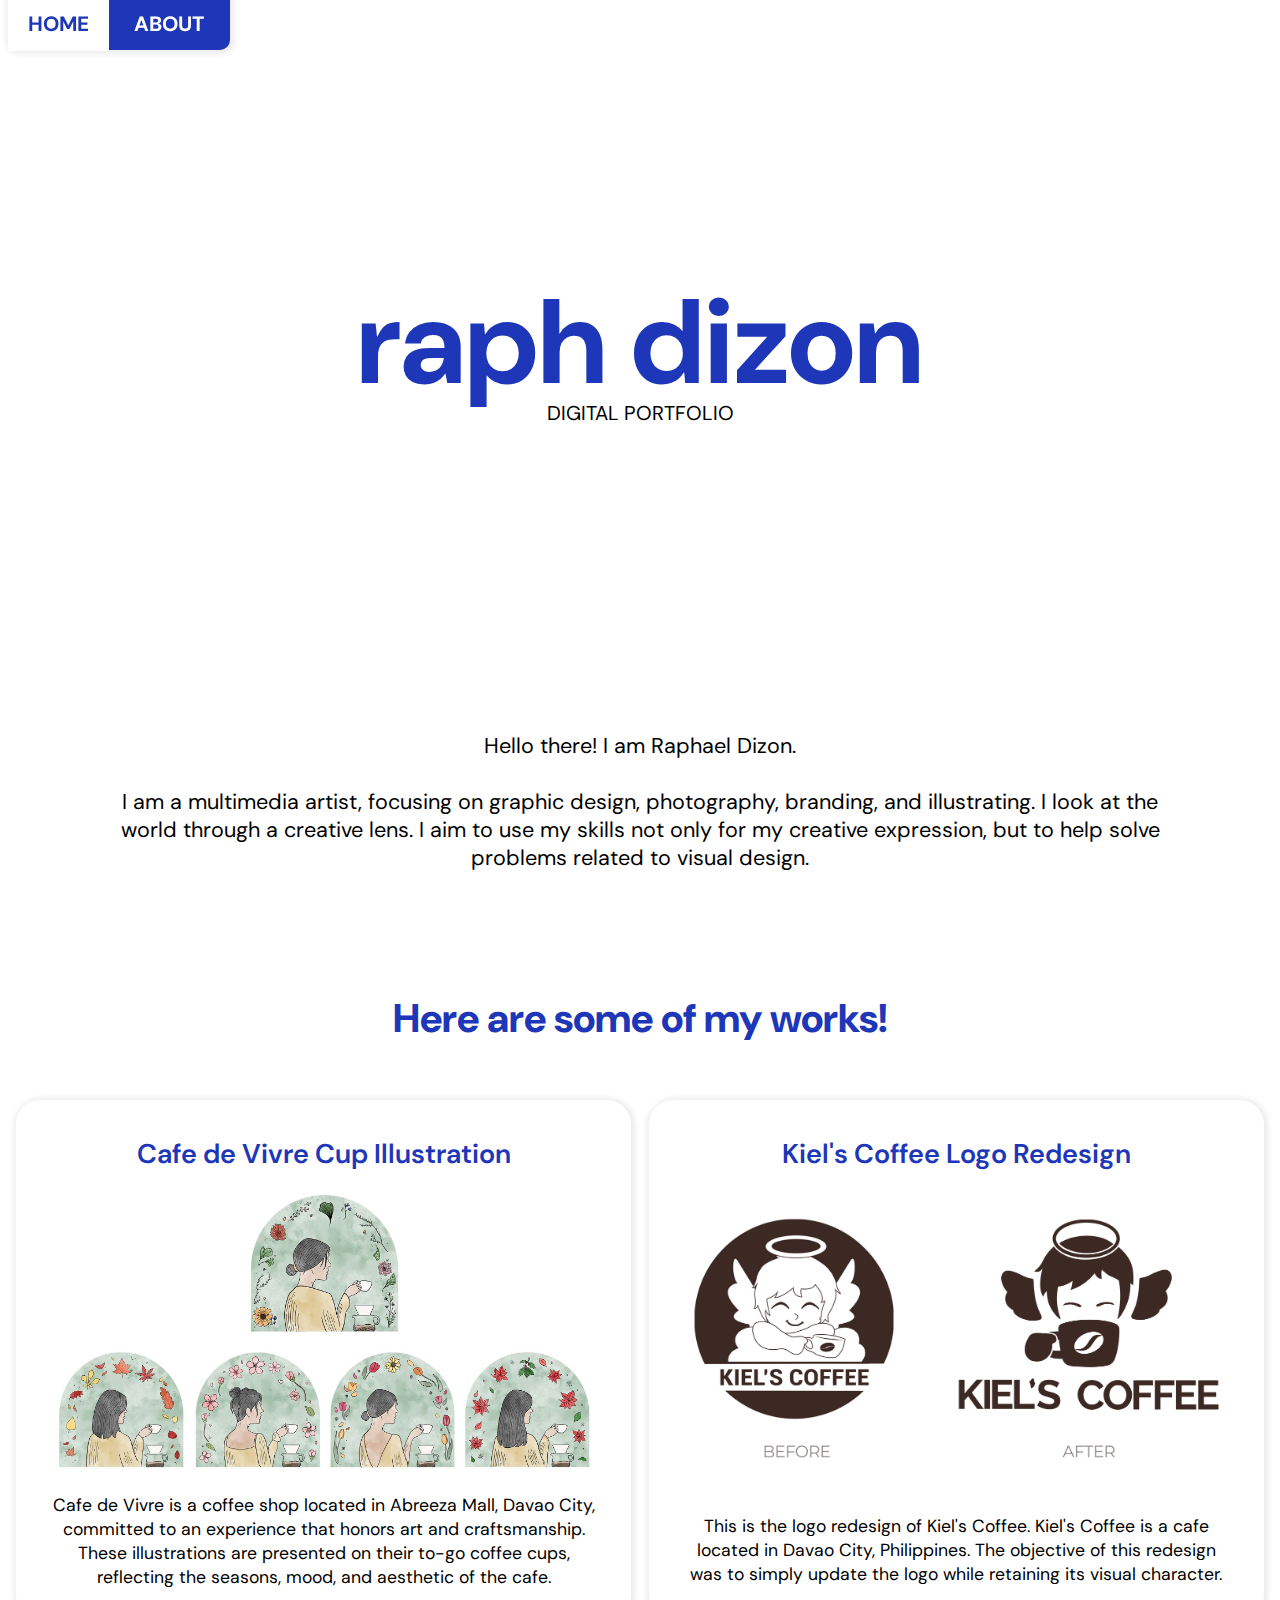
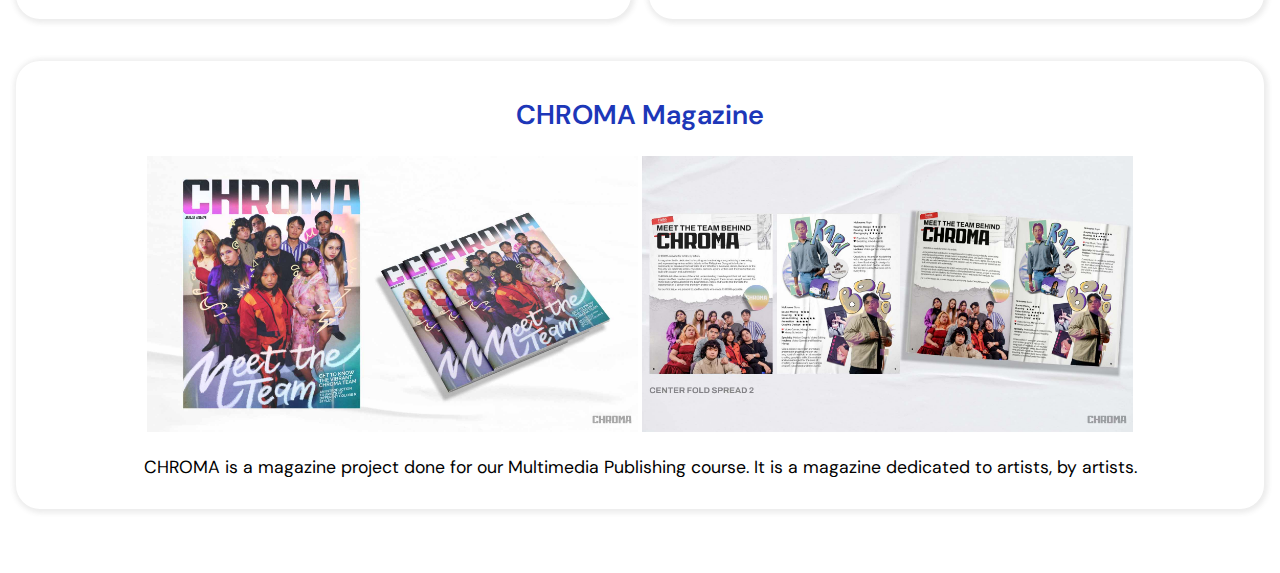
<file: index.html>
<!DOCTYPE html>
<html lang="en">

<head>
    <meta charset="UTF-8">
    <meta name="viewport" content="width=device-width, initial-scale=1.0">
    <title>raphdizon's portfolio</title>
    <link rel="stylesheet" href="style.css">
    
</head>

<body>

    <div class="tab">
            <a class="active" href="#home">HOME</a>
            <a class="inactive" href="about.html">ABOUT</a>
    </div>

   <header>
    <div class="header-container">
        <h1>raph dizon</h1>
        <p class="header-subheading"> DIGITAL PORTFOLIO</p>
    </div>
   </header> 

   <main>
    
        <div class="section1">
            <p class=" intro">
                Hello there! I am Raphael Dizon.
                <br>
                <br>
                I am a multimedia artist, focusing on graphic design, photography, branding, and illustrating.
                I look at the world through a creative lens. I aim to use my skills
                not only for my creative expression, but to help solve problems related
                to visual design.
            </p>
        </div>

       

        <section>
            <h2>Here are some of my works!</h2>
            <div class="card-container">
                <div class="card-1">
                    <h3> Cafe de Vivre Cup Illustration</h3>
                    <img src="images/cafe de vivre.jpg">
                    <br>
                    <p class="description">  Cafe de Vivre is a coffee shop located in Abreeza Mall, Davao City,
                        committed to an experience that honors art and craftsmanship. These
                        illustrations are presented on their to-go coffee cups, reflecting the 
                        seasons, mood, and aesthetic of the cafe.</p>
                </div>

                <div class="card-2">
                    <h3> Kiel's Coffee Logo Redesign</h3>
                    <img src="images/kiels coffee redesign.png">
                    <br>
                    <p class="description">This is the logo redesign of Kiel's Coffee.
                        Kiel's Coffee is a cafe located in Davao City, Philippines.
                        The objective of this redesign was to simply
                        update the logo while retaining its visual character.</p>
                </div>

                
            <div class="card-container">
                <div class="card-3">
                    <h3> CHROMA Magazine</h3>
                    <img src="images/chroma cover.jpg">
                    <img src="images/10.jpg">
                    <br>
                    <p class="description">CHROMA is a magazine project done
                        for our Multimedia Publishing course. It is a magazine
                        dedicated to artists, by artists.</p>
                </div> 
            </div>

        
        </section>
        

   </main>


</body>

</html>
</file>
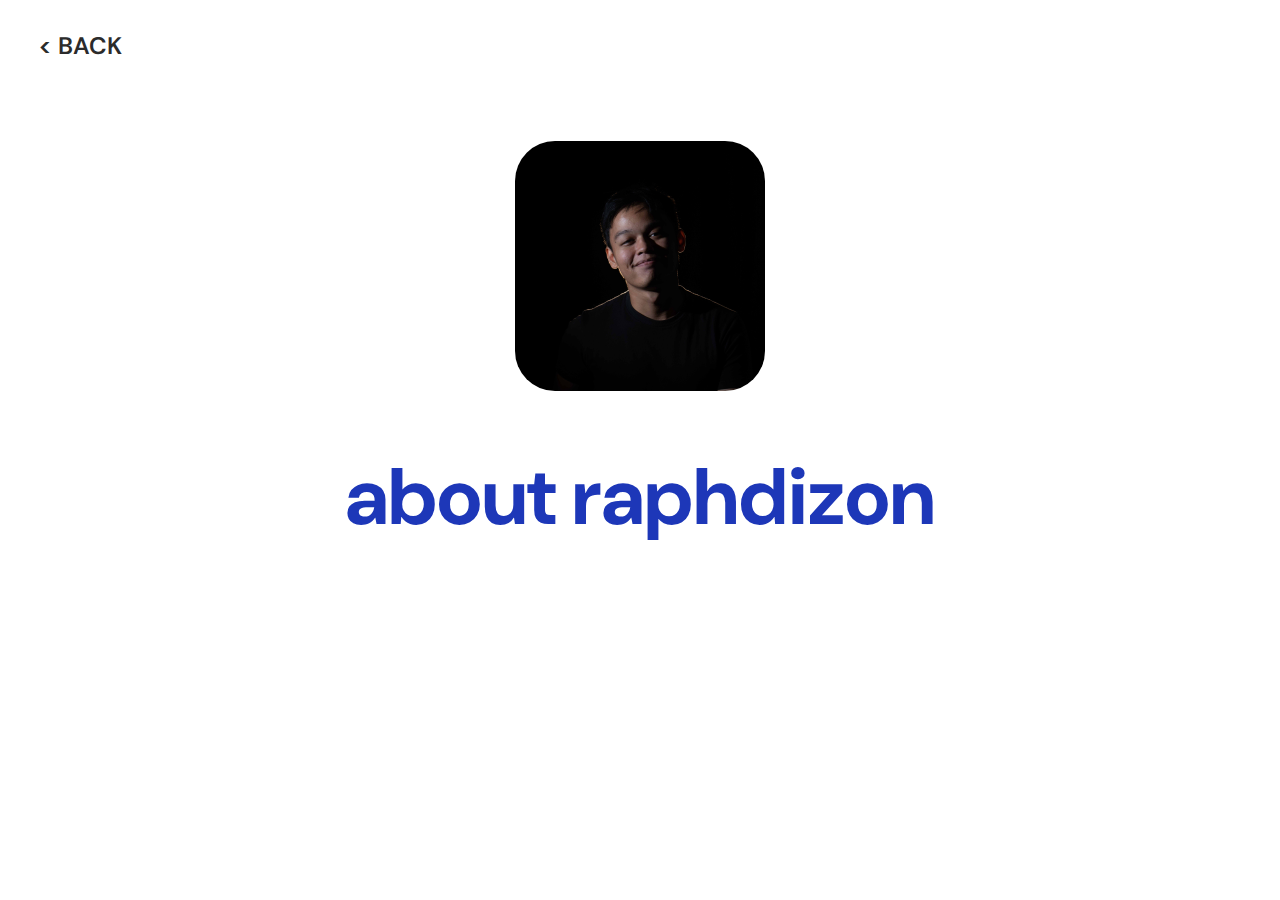
<file: about.html>
<!DOCTYPE html>
<html lang="en">

<head>
<meta charset="UTF-8">
    <meta name="viewport" content="width=device-width, initial-scale=1.0">
    <title>raphdizon's portfolio | about</title>
    <link rel="stylesheet" href="style2.css">
</head>

<body>
    
<div class="back">
     <a href="index.html"> < BACK </a>
</div>

   <section>
    
   </section> 

     <div class="about-header">
        <img src="images/portrait (square).jpg">
    </div>

    <section>
           <h1>about raphdizon</h1>
    </section>

</body>
</file>
<file: style.css>
@import url('https://fonts.googleapis.com/css2?family=DM+Sans:ital,opsz,wght@0,9..40,100..1000;1,9..40,100..1000&display=swap');

:root{
    font-family: "DM Sans", sans-serif;
}

/*text styles*/
h1{
    font-family: var(font-family);
    font-weight: 700;
    font-size: 7.5rem;
    text-align: center;
    color: #1d37b8;
    margin-bottom: -20px;
    
}

h2{
    font-family: var(font-family);
    font-weight: 800;
    text-align: center;
    font-size: 2.5rem;
    line-height: .5;
    color: #1d37b8;
    margin: 3rem 0px 4.5rem 0rem;
}

h3{
    font-family: var(font-family);
    font-weight: 600;
    text-align: center;
    font-size: 1.7rem;
    line-height: 1.7rem;
    color: #1d37b8;
    padding-top: 0.2rem;
}


p{
    font-size: 1rem;
}

    .header-subheading{
        font-size: 1.25rem;
        text-align: center;
        margin-top: -10px;
    }

    .intro{
    font-size: 1.35rem;
    text-align: center;
    font-weight: 400;
    margin: 0 7rem 3rem 7rem;

    }

    .description{
    font-size: 1.1rem;
    text-align: center;
    line-height: 1.5rem;
    padding: 0px 20px 5px 20px;
    }

a.active{
    font-family: var(font-family);
    font-weight: 700;
    font-size: 1.3rem;
    text-align: left;
    color: #ffffff;
    text-decoration: none;
    padding: 14px 20px;
    
}

a.inactive{
    font-family: var(font-family);
    font-weight: 700;
    font-size: 1.3rem;
    text-align: left;
    color: #ffffff;
    text-decoration: none;
    margin-right: 1rem;
    margin-left: 1rem;
    padding: 10px 10px 10px 5px;
}

a:hover{
    color:#4090ff;
}

/*section styles*/

.tab{
    background-color:#1d37b8;
    padding: 10px 0px 0px 0px;
    height: 2.5rem;
    position: fixed;
    text-align: center;
    top: 0;
    box-shadow: 1px 1px 5px 3px #4646461a;
    border-radius: 0px 0px 10px 10px;
}

.tab a.active{
    background-color:#ffffff;
    color:#1d37b8;
}

header{
    margin: 16.5rem 0rem 19.1rem 0rem;
}

.section1 {
    display: flex;
    flex-wrap: wrap;
    font-family: var(font-family);
    margin-bottom: 2rem;
    background-color: rgb(255, 255, 255);
    border-radius: 1rem;
}


section{
    font-family: var(font-family);
    margin-bottom: 2rem;
    padding: .5rem;
    border-radius: 1rem;
}

.hyperlinks{
    font-family: var(font-family);
    font-size: 2rem;
    text-align: center;

}

.card-container {
    display: flex;
    flex-wrap: wrap;
    gap: 1.1rem;
}

.card-1{
    flex: 2 2 100px;
    background-color: #ffffff;
    border-radius: 1.5rem;
    text-align: center;
    align-items: center;
    box-shadow: 1px 1px 5px 3px #4646461a;
    padding: 10px 10px 50px 10px;
    padding-bottom: .5rem;
    margin-bottom: 1.5rem;
    
}

.card-2{
    flex: 2 2 100px;
    background-color: #ffffff;
    border-radius: 1.5rem;
    text-align: center;
    align-items: center;
    box-shadow: 1px 1px 5px 3px #4646461a;
    padding: 10px 10px 50px 10px;
    padding-bottom: .5rem;
    margin-bottom: 1.5rem;
    
}

.card-3{
    flex: 2 2 100px;
    background-color: #ffffff;
    border-radius: 1.5rem;
    text-align: center;
    align-items: center;
    box-shadow: 1px 1px 5px 3px #4646461a;
    padding: 10px 10px 50px 10px;
    padding-bottom: .5rem;
    margin-bottom: 1.5rem;
    
}

.card-1:hover{
    outline-style: solid;
    outline-color: #1d37b8;

}

.card-2:hover{
    outline-style: solid;
    outline-color: #1d37b8;

}

.card-3:hover{
    outline-style: solid;
    outline-color: #1d37b8;

}

/* image styles */
img{
    width: 90%;
    height: auto;
}

.card-2 img{
    margin: 20px 0px 30px 0px
}

.card-3 img{
    width: 40%;
}
</file>
<file: style2.css>
@import url('https://fonts.googleapis.com/css2?family=DM+Sans:ital,opsz,wght@0,9..40,100..1000;1,9..40,100..1000&display=swap');

:root{
    font-family: "DM Sans", sans-serif;
}

h1{
    font-family: var(font-family);
    font-weight: 700;
    font-size: 5rem;
    text-align: center;
    color: #1d37b8;
    margin-bottom: -20px;
    
}

h2{
    font-family: var(font-family);
    font-weight: 800;
    text-align: center;
    font-size: 2.5rem;
    line-height: .5;
    color: #1d37b8;
    margin: 3rem 0px 4.5rem 0rem;
}

p{
    font-size: 1rem;
    text-align: center;
}

a{
    text-decoration: none;
    color: #2b2b2b;
}

a:hover{
   color: #1d37b8; 
}

section{
    display: flex;
    flex-wrap: wrap;
    align-items: center;
    justify-content: center;
    text-align: center;
}

.back{
    font-family: var(font-family);
    font-weight: 600;
    font-size: 1.5rem;
    margin: 30px 0px 0px 30px;
}

.about-header{
    display: flex;
    flex-wrap: wrap;
    text-align: center;
    vertical-align: center;
}

.about-header img{
    max-width:250px;
    min-width:50px;
    height:auto;
    border-radius: 40px;
    margin-top: 5rem;
    margin-left: auto;
    margin-right: auto;

}
</file>
